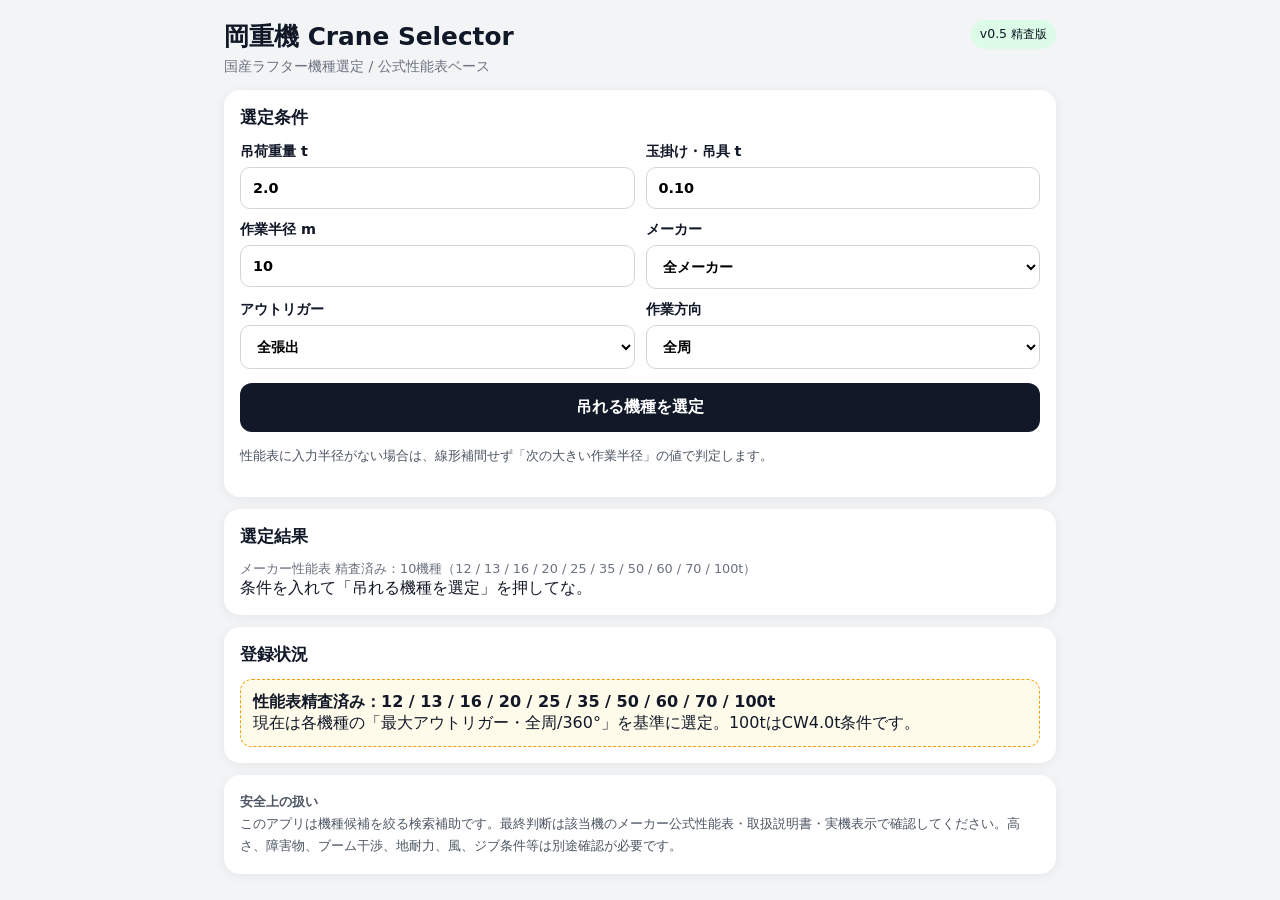
<file: index.html>
<!doctype html>
<html lang="ja">
<head>
<meta charset="utf-8">
<meta name="viewport" content="width=device-width,initial-scale=1,viewport-fit=cover">
<meta name="theme-color" content="#111827">
<title>岡重機 Crane Selector</title>
<style>
:root{font-family:system-ui,-apple-system,"Noto Sans JP",sans-serif;color:#111827;background:#f3f4f6}
*{box-sizing:border-box}body{margin:0}.wrap{max-width:860px;margin:auto;padding:14px}
header{display:flex;justify-content:space-between;gap:12px;align-items:flex-start;margin:6px 0 14px}
h1{font-size:1.55rem;margin:0 0 4px}.sub{margin:0;color:#6b7280;font-size:.9rem}
.badge{font-size:.78rem;padding:6px 9px;border-radius:999px;background:#dcfce7;white-space:nowrap}
.card{background:#fff;border-radius:16px;padding:16px;margin:12px 0;box-shadow:0 2px 12px rgba(0,0,0,.06)}
h2{font-size:1.05rem;margin:0 0 13px}.grid{display:grid;grid-template-columns:repeat(2,minmax(0,1fr));gap:11px}
label{display:flex;flex-direction:column;gap:6px;font-weight:700;font-size:.9rem}
input,select{font:inherit;padding:12px;border:1px solid #d1d5db;border-radius:10px;background:#fff}
button{font:inherit;font-weight:800;border:0;border-radius:12px;padding:14px 16px;margin-top:14px;width:100%;background:#111827;color:white}
.hint,.note{color:#4b5563;font-size:.84rem;line-height:1.65}.status{font-size:.8rem;color:#6b7280}
.result{border:1px solid #e5e7eb;border-radius:14px;padding:14px;margin-top:10px}
.result h3{margin:0 0 9px;font-size:1.08rem}.ok{color:#166534}.ng{color:#991b1b}
.meta{display:grid;grid-template-columns:repeat(2,minmax(0,1fr));gap:7px;font-size:.91rem}
.source{margin-top:10px;font-size:.8rem;color:#6b7280}
.pending{background:#fffbeb;border:1px dashed #f59e0b;border-radius:12px;padding:12px;margin-top:10px}
@media(max-width:600px){.grid,.meta{grid-template-columns:1fr}.wrap{padding:10px}.card{padding:14px}}
</style>
</head>
<body>
<main class="wrap">
<header>
  <div>
    <h1>岡重機 Crane Selector</h1>
    <p class="sub">国産ラフター機種選定 / 公式性能表ベース</p>
  </div>
  <span class="badge">v0.5 精査版</span>
</header>

<section class="card">
<h2>選定条件</h2>
<div class="grid">
<label>吊荷重量 t
<input id="load" type="number" inputmode="decimal" min="0" step="0.01" value="2.0">
</label>
<label>玉掛け・吊具 t
<input id="rigging" type="number" inputmode="decimal" min="0" step="0.01" value="0.10">
</label>
<label>作業半径 m
<input id="radius" type="number" inputmode="decimal" min="0" step="0.1" value="10">
</label>
<label>メーカー
<select id="maker"><option value="ANY">全メーカー</option><option value="TADANO">TADANO</option><option value="KATO">KATO</option></select>
</label>
<label>アウトリガー
<select id="outrigger"><option value="FULL">全張出</option></select>
</label>
<label>作業方向
<select id="direction"><option value="360">全周</option></select>
</label>
</div>
<button id="selectBtn">吊れる機種を選定</button>
<p class="hint">性能表に入力半径がない場合は、線形補間せず「次の大きい作業半径」の値で判定します。</p>
</section>

<section class="card">
<h2>選定結果</h2>
<div id="summary" class="status">メーカー性能表 精査済み：10機種（12 / 13 / 16 / 20 / 25 / 35 / 50 / 60 / 70 / 100t）</div>
<div id="results">条件を入れて「吊れる機種を選定」を押してな。</div>
</section>

<section class="card">
<h2>登録状況</h2>
<div class="pending"><b>性能表精査済み：12 / 13 / 16 / 20 / 25 / 35 / 50 / 60 / 70 / 100t</b><br>
現在は各機種の「最大アウトリガー・全周/360°」を基準に選定。100tはCW4.0t条件です。</div>
</section>

<section class="card note">
<b>安全上の扱い</b><br>
このアプリは機種候補を絞る検索補助です。最終判断は該当機のメーカー公式性能表・取扱説明書・実機表示で確認してください。高さ、障害物、ブーム干渉、地耐力、風、ジブ条件等は別途確認が必要です。
</section>
</main>

<script src="data.js"></script>
<script>
const DB = CRANES;

const $=id=>document.getElementById(id);
function ceilPoint(points,r){
  return [...points].sort((a,b)=>a[0]-b[0]).find(p=>p[0]>=r)||null;
}
function resolveHook(crane,ch,payload){
  if(crane.hookRule?.type==="payload_threshold"){
    const opt=crane.hookRule.options.find(x=>payload<=x.maxPayloadT);
    if(!opt)return null;
    return {weight:opt.hookWeightT,label:opt.label};
  }
  return {weight:(ch.hookWeightT ?? crane.hookWeightT ?? 0),label:(ch.hookLabel ?? null)};
}
function best(crane,load,rigging,radius){
  const hits=[];
  const payload=load+rigging;
  for(const ch of crane.charts){
    const hook=resolveHook(crane,ch,payload);
    if(!hook)continue;
    const required=payload+(crane.capacityIncludesHook?hook.weight:0);
    const p=ceilPoint(ch.points,radius);
    if(p && p[1]>=required) hits.push({
      boomM:ch.boomM,chartRadius:p[0],capacity:p[1],required,
      hookWeight:hook.weight,hookLabel:hook.label,modeLabel:(ch.modeLabel ?? null)
    });
  }
  if(!hits.length) return null;
  hits.sort((a,b)=>a.boomM-b.boomM || b.capacity-a.capacity);
  return hits[0];
}
function select(){
  const load=Number($("load").value||0), rig=Number($("rigging").value||0), radius=Number($("radius").value||0);
  const maker=$("maker").value;
  if(load<=0||radius<=0){alert("吊荷重量と作業半径を入れてな");return;}
  const out=[];
  for(const c of DB){
    if(c.auditStatus==="HOLD")continue;
    if(maker!=="ANY"&&c.manufacturer!==maker)continue;
    const h=best(c,load,rig,radius); if(h) out.push({c,h});
  }
  out.sort((a,b)=>a.c.classT-b.c.classT||a.h.required/a.h.capacity-b.h.required/b.h.capacity);
  if(!out.length){
    $("results").innerHTML='<div class="result"><b class="ng">該当なし</b><br>現在登録済みの公式確認機種では、この条件を満たす機種はありません。未登録機種は判定対象外です。</div>';
    return;
  }
  $("results").innerHTML=out.map(({c,h})=>{
    const util=h.required/h.capacity*100, margin=h.capacity-h.required;
    const verified=c.auditVerified ? ' <span class="ok">公式照合済み✓</span>' : '';
    return '<div class="result"><h3>'+c.manufacturer+' '+c.model+' <span class="ok">○</span>'+verified+'</h3>'+
    '<div class="meta">'+
    '<div>クラス：<b>'+c.classT+'t</b></div>'+
    '<div>ブーム：<b>'+h.boomM.toFixed(2)+'m</b></div>'+
    (h.modeLabel ? '<div>伸縮モード：<b>'+h.modeLabel+'</b></div>' : '')+
    '<div>性能表半径：<b>'+h.chartRadius.toFixed(1)+'m</b></div>'+
    '<div>定格総荷重（フック・吊具込み）：<b>'+h.capacity.toFixed(2)+'t</b></div>'+
    '<div>判定荷重：<b>'+h.required.toFixed(2)+'t</b></div>'+
    '<div>計上フック：<b>'+(h.hookLabel ? h.hookLabel+' / ' : '')+h.hookWeight.toFixed(2)+'t</b></div>'+
    (c.counterweightT!=null ? '<div>カウンタウエイト：<b>'+c.counterweightT.toFixed(1)+'t</b></div>' : '')+
    '<div>使用率：<b>'+util.toFixed(1)+'%</b></div>'+
    '<div>余裕：<b>'+margin.toFixed(2)+'t</b></div>'+
    '<div>アウトリガー：<b>全張出 '+c.outriggerWidthM+'m</b></div>'+
    '<div>性能表条件：<b>'+(c.configLabel||'最大張出・全周')+'</b></div>'+
    '</div>'+
    (c.hookNote?'<div class="source"><b>フック条件：</b>'+c.hookNote+'</div>':'')+
    '<div class="source">出典：<a href="'+c.source.url+'" target="_blank" rel="noopener">'+c.source.title+'</a> / '+c.source.page+
    (c.auditVerified ? ' / 照合日 '+c.auditVerified : '')+'</div></div>';
  }).join("");
}
$("selectBtn").addEventListener("click",select);
</script>
</body>
</html>
</file>
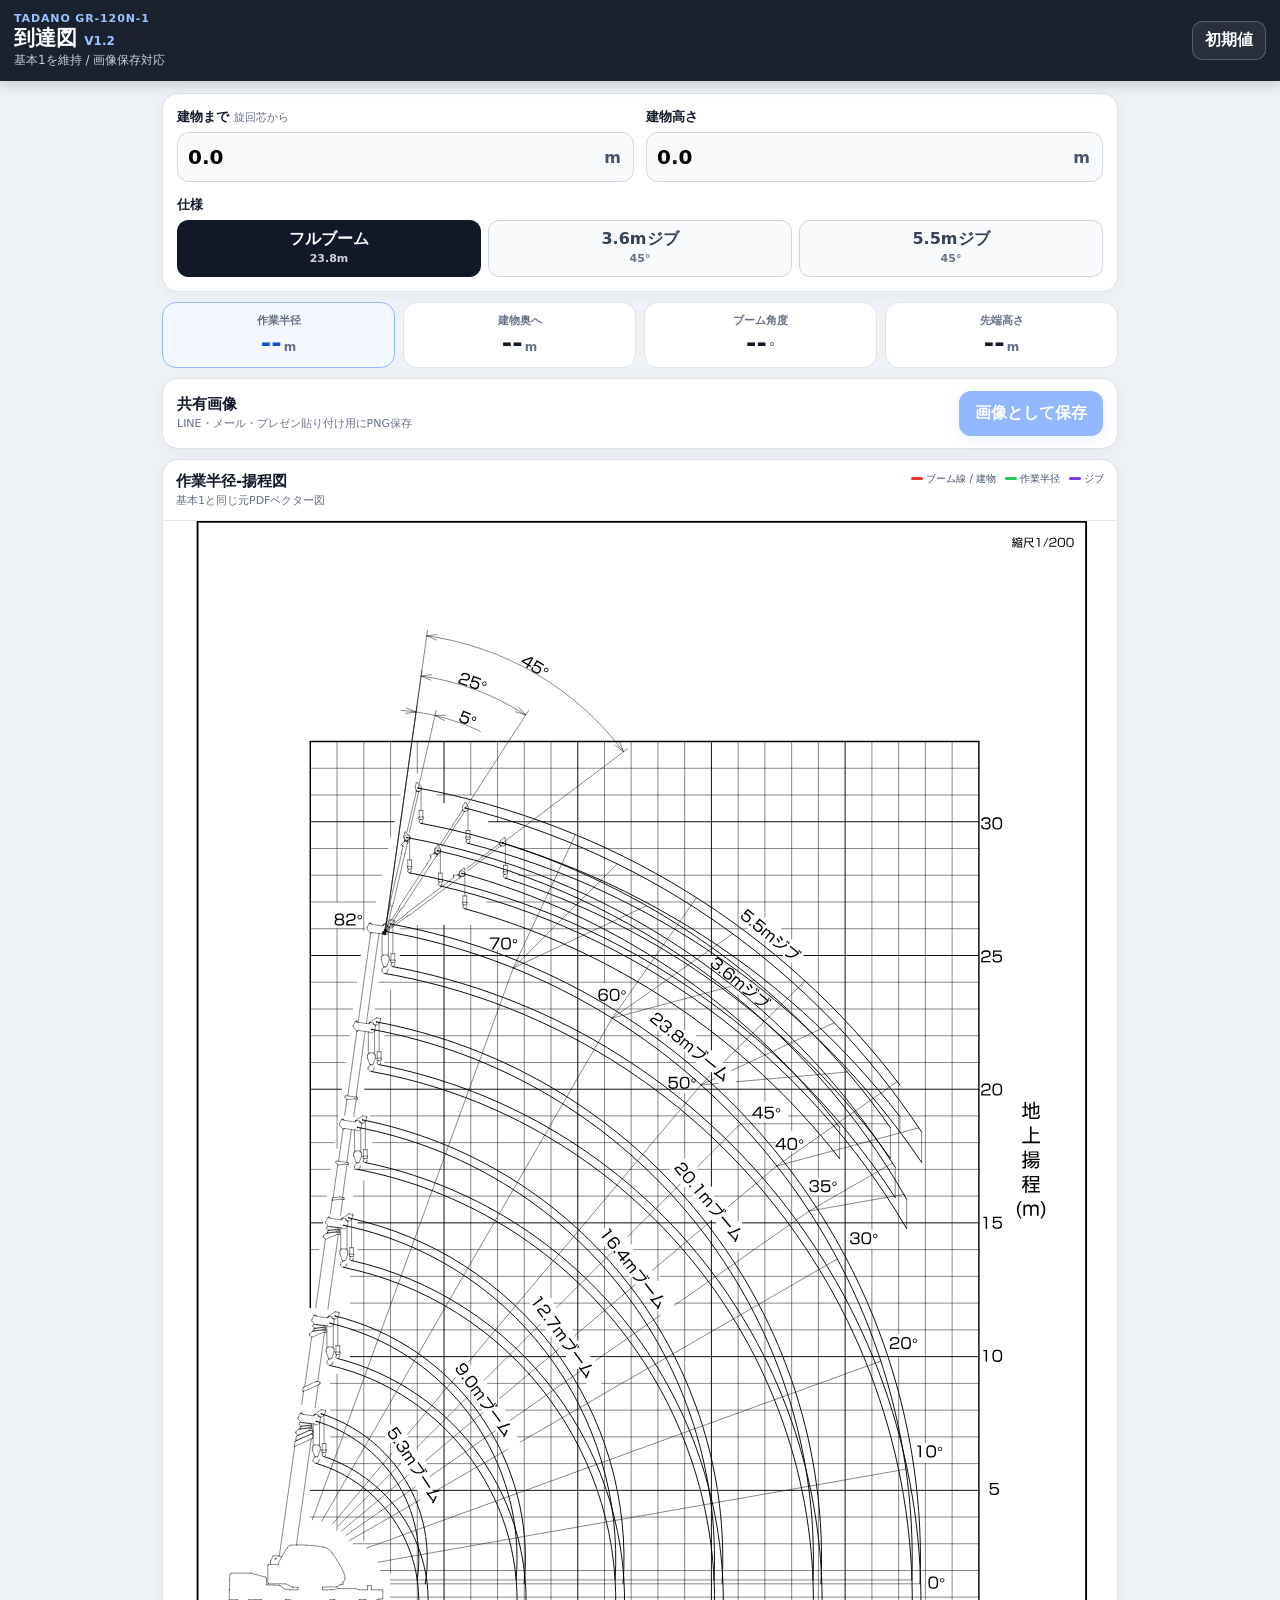
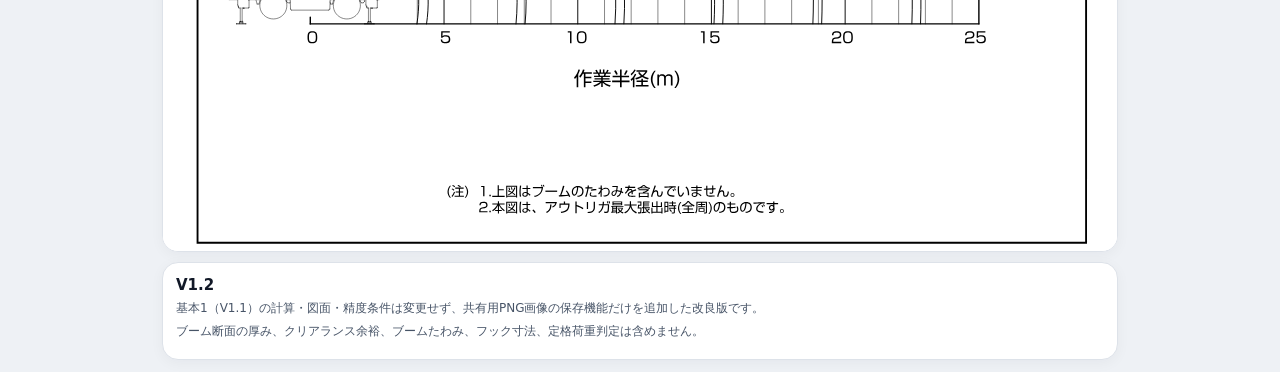
<file: gr120n-reach-v12/index.html>
<!doctype html>
<html lang="ja">
<head>
  <meta charset="utf-8">
  <meta name="viewport" content="width=device-width,initial-scale=1,viewport-fit=cover">
  <meta name="theme-color" content="#111827">
  <meta name="description" content="GR-120N-1 基本1から発展した画像保存対応版">
  <title>GR-120N 到達図 V1.2</title>
  <link rel="stylesheet" href="./styles.css">
</head>
<body>
  <header class="appbar">
    <div>
      <div class="eyebrow">TADANO GR-120N-1</div>
      <h1>到達図 <span>V1.2</span></h1>
      <p>基本1を維持 / 画像保存対応</p>
    </div>
    <button id="resetBtn" class="ghost" type="button">初期値</button>
  </header>

  <main>
    <section class="panel controls" aria-label="入力">
      <div class="field-grid">
        <label>
          <span>建物まで <small>旋回芯から</small></span>
          <div class="number"><input id="distance" type="number" min="0.1" max="24" step="0.1" value="0.0"><b>m</b></div>
        </label>
        <label>
          <span>建物高さ</span>
          <div class="number"><input id="height" type="number" min="0.1" max="32" step="0.1" value="0.0"><b>m</b></div>
        </label>
      </div>

      <div class="mode-wrap">
        <span class="mode-title">仕様</span>
        <div class="segmented" role="tablist" aria-label="仕様切替">
          <button class="mode active" data-mode="boom" type="button">フルブーム<br><small>23.8m</small></button>
          <button class="mode" data-mode="jib36" type="button">3.6mジブ<br><small>45°</small></button>
          <button class="mode" data-mode="jib55" type="button">5.5mジブ<br><small>45°</small></button>
        </div>
      </div>
    </section>

    <section class="result-grid" aria-live="polite">
      <article class="result primary-result"><span>作業半径</span><strong id="radiusResult">--</strong><em>m</em></article>
      <article class="result"><span>建物奥へ</span><strong id="depthResult">--</strong><em>m</em></article>
      <article class="result"><span>ブーム角度</span><strong id="angleResult">--</strong><em>°</em></article>
      <article class="result"><span>先端高さ</span><strong id="tipHeightResult">--</strong><em>m</em></article>
    </section>

    <section class="panel share-panel">
      <div>
        <h2>共有画像</h2>
        <p>LINE・メール・プレゼン貼り付け用にPNG保存</p>
      </div>
      <button id="saveImageBtn" class="save-btn" type="button">画像として保存</button>
    </section>

    <div id="warning" class="warning hidden" role="status"></div>
    <div id="notice" class="notice hidden" role="status"></div>

    <section class="panel chart-panel">
      <div class="chart-head">
        <div><h2>作業半径-揚程図</h2><p>基本1と同じ元PDFベクター図</p></div>
        <div class="legend">
          <span><i class="red"></i>ブーム線 / 建物</span>
          <span><i class="green"></i>作業半径</span>
          <span><i class="violet"></i>ジブ</span>
        </div>
      </div>
      <div class="chart-scroll">
        <div id="chartStage" class="chart-stage">
          <img id="sourceChart" alt="GR-120N-1 作業半径-揚程図" draggable="false">
          <svg id="overlay" viewBox="45 46 505 704" preserveAspectRatio="xMidYMid meet" aria-hidden="true">
            <g id="drawing"></g>
          </svg>
        </div>
      </div>
    </section>

    <section class="panel note">
      <h2>V1.2</h2>
      <p>基本1（V1.1）の計算・図面・精度条件は変更せず、共有用PNG画像の保存機能だけを追加した改良版です。</p>
      <p>ブーム断面の厚み、クリアランス余裕、ブームたわみ、フック寸法、定格荷重判定は含めません。</p>
    </section>
  </main>
  <script type="module" src="./app.js"></script>
</body>
</html>
</file>
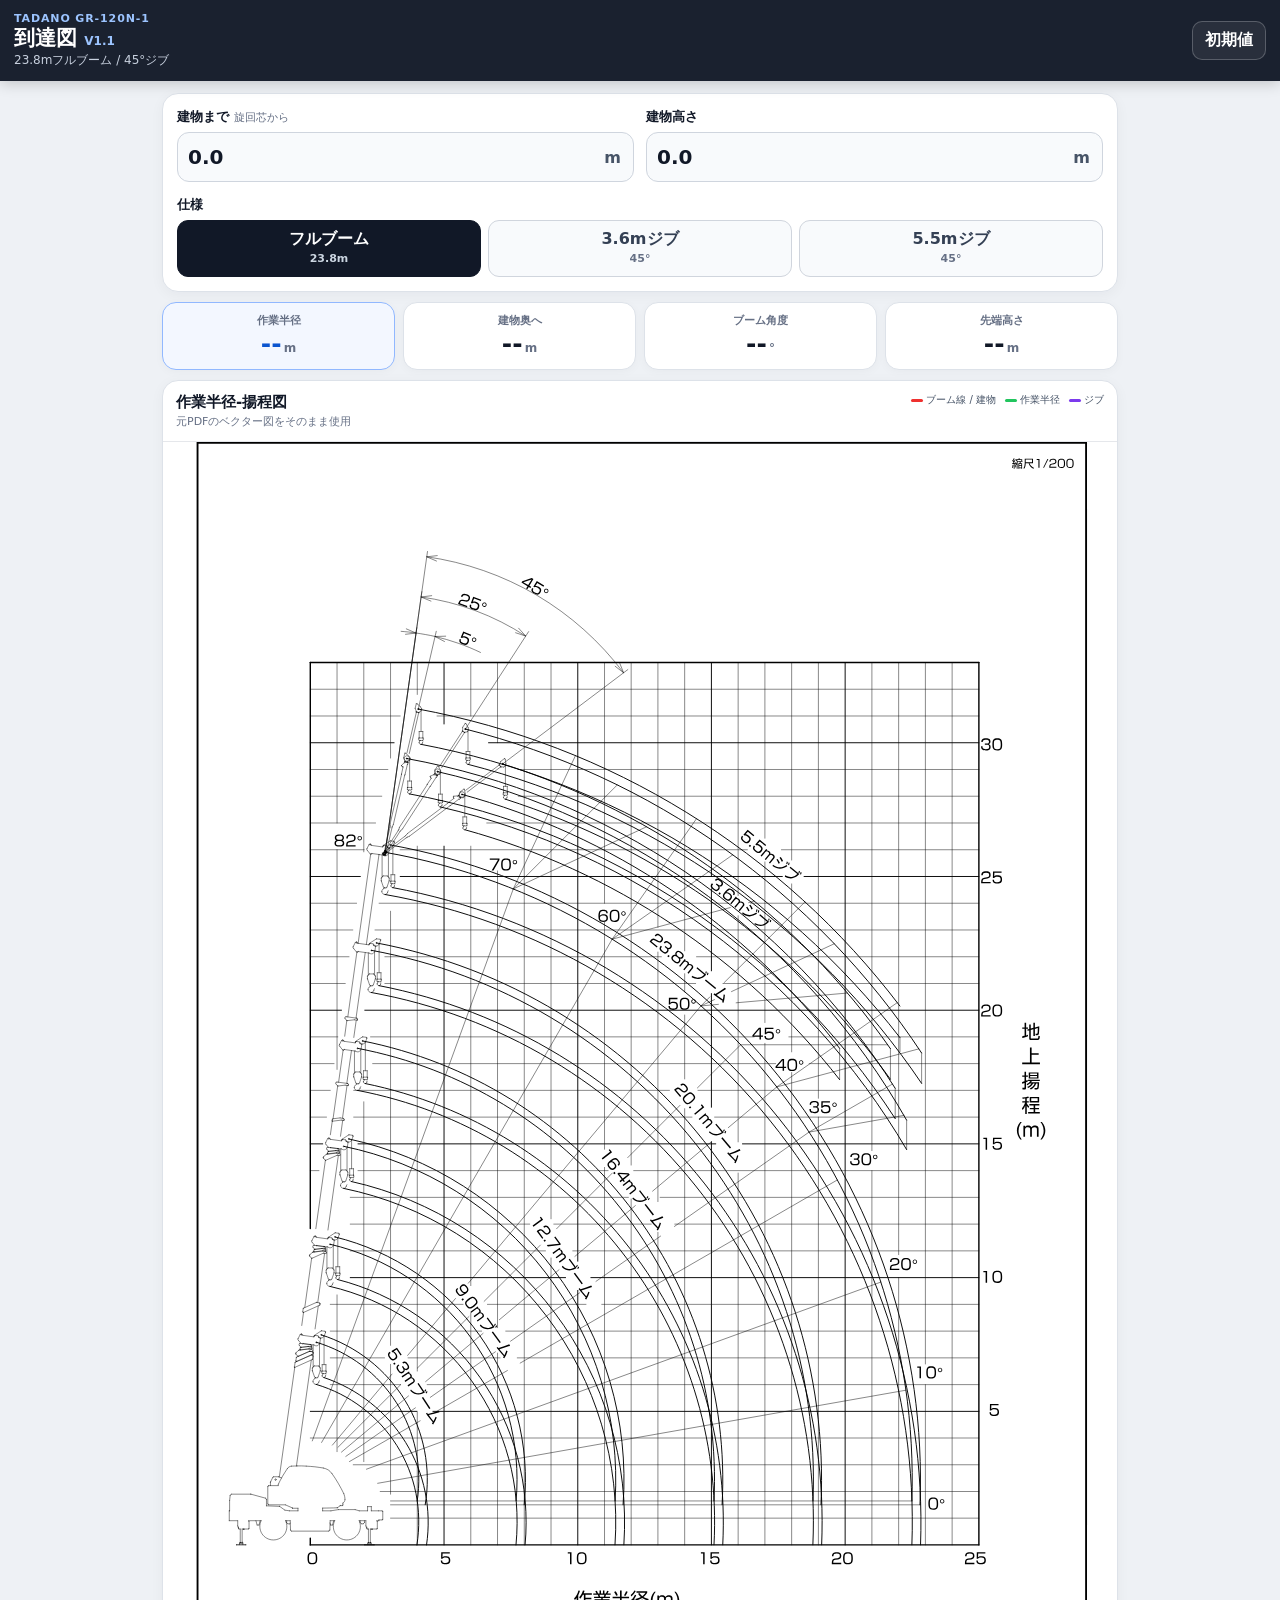
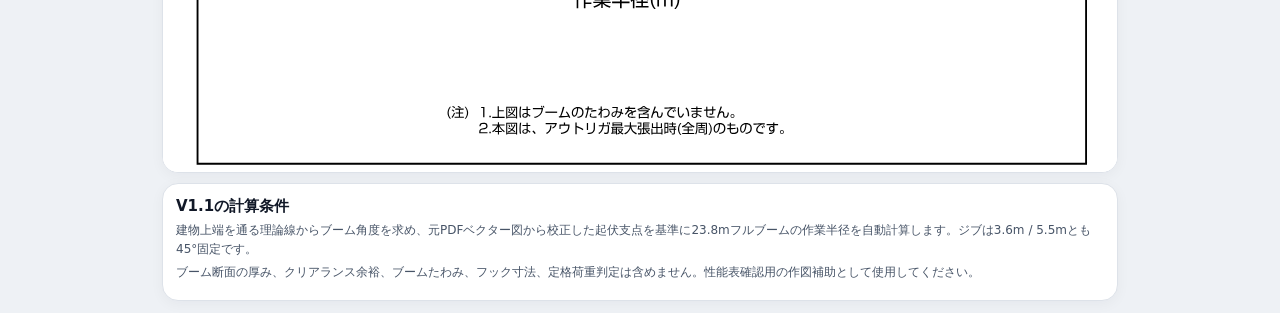
<file: gr120n-reach/index.html>
<!doctype html>
<html lang="ja">
<head>
  <meta charset="utf-8">
  <meta name="viewport" content="width=device-width,initial-scale=1,viewport-fit=cover">
  <meta name="theme-color" content="#111827">
  <meta name="description" content="GR-120N-1 フルブーム・45度ジブの作業半径を公式揚程図上に自動作図">
  <title>GR-120N 到達図 V1.1</title>
  <link rel="stylesheet" href="./styles.css">
</head>
<body>
  <header class="appbar">
    <div>
      <div class="eyebrow">TADANO GR-120N-1</div>
      <h1>到達図 <span>V1.1</span></h1>
      <p>23.8mフルブーム / 45°ジブ</p>
    </div>
    <button id="resetBtn" class="ghost" type="button">初期値</button>
  </header>

  <main>
    <section class="panel controls" aria-label="入力">
      <div class="field-grid">
        <label>
          <span>建物まで <small>旋回芯から</small></span>
          <div class="number"><input id="distance" type="number" min="0.1" max="24" step="0.1" value="0.0"><b>m</b></div>
        </label>
        <label>
          <span>建物高さ</span>
          <div class="number"><input id="height" type="number" min="0.1" max="32" step="0.1" value="0.0"><b>m</b></div>
        </label>
      </div>

      <div class="mode-wrap">
        <span class="mode-title">仕様</span>
        <div class="segmented" role="tablist" aria-label="仕様切替">
          <button class="mode active" data-mode="boom" type="button">フルブーム<br><small>23.8m</small></button>
          <button class="mode" data-mode="jib36" type="button">3.6mジブ<br><small>45°</small></button>
          <button class="mode" data-mode="jib55" type="button">5.5mジブ<br><small>45°</small></button>
        </div>
      </div>
    </section>

    <section class="result-grid" aria-live="polite">
      <article class="result primary-result">
        <span>作業半径</span>
        <strong id="radiusResult">--</strong><em>m</em>
      </article>
      <article class="result">
        <span>建物奥へ</span>
        <strong id="depthResult">--</strong><em>m</em>
      </article>
      <article class="result">
        <span>ブーム角度</span>
        <strong id="angleResult">--</strong><em>°</em>
      </article>
      <article class="result">
        <span>先端高さ</span>
        <strong id="tipHeightResult">--</strong><em>m</em>
      </article>
    </section>

    <div id="warning" class="warning hidden" role="status"></div>

    <section class="panel chart-panel">
      <div class="chart-head">
        <div>
          <h2>作業半径-揚程図</h2>
          <p>元PDFのベクター図をそのまま使用</p>
        </div>
        <div class="legend">
          <span><i class="red"></i>ブーム線 / 建物</span>
          <span><i class="green"></i>作業半径</span>
          <span><i class="violet"></i>ジブ</span>
        </div>
      </div>

      <div class="chart-scroll">
        <div id="chartStage" class="chart-stage">
          <img id="sourceChart" alt="GR-120N-1 作業半径-揚程図" draggable="false">
          <svg id="overlay" viewBox="45 46 505 704" preserveAspectRatio="xMidYMid meet" aria-hidden="true">
            <g id="drawing"></g>
          </svg>
        </div>
      </div>
    </section>

    <section class="panel note">
      <h2>V1.1の計算条件</h2>
      <p>建物上端を通る理論線からブーム角度を求め、元PDFベクター図から校正した起伏支点を基準に23.8mフルブームの作業半径を自動計算します。ジブは3.6m / 5.5mとも45°固定です。</p>
      <p>ブーム断面の厚み、クリアランス余裕、ブームたわみ、フック寸法、定格荷重判定は含めません。性能表確認用の作図補助として使用してください。</p>
    </section>
  </main>

  <script type="module" src="./app.js"></script>
</body>
</html>
</file>
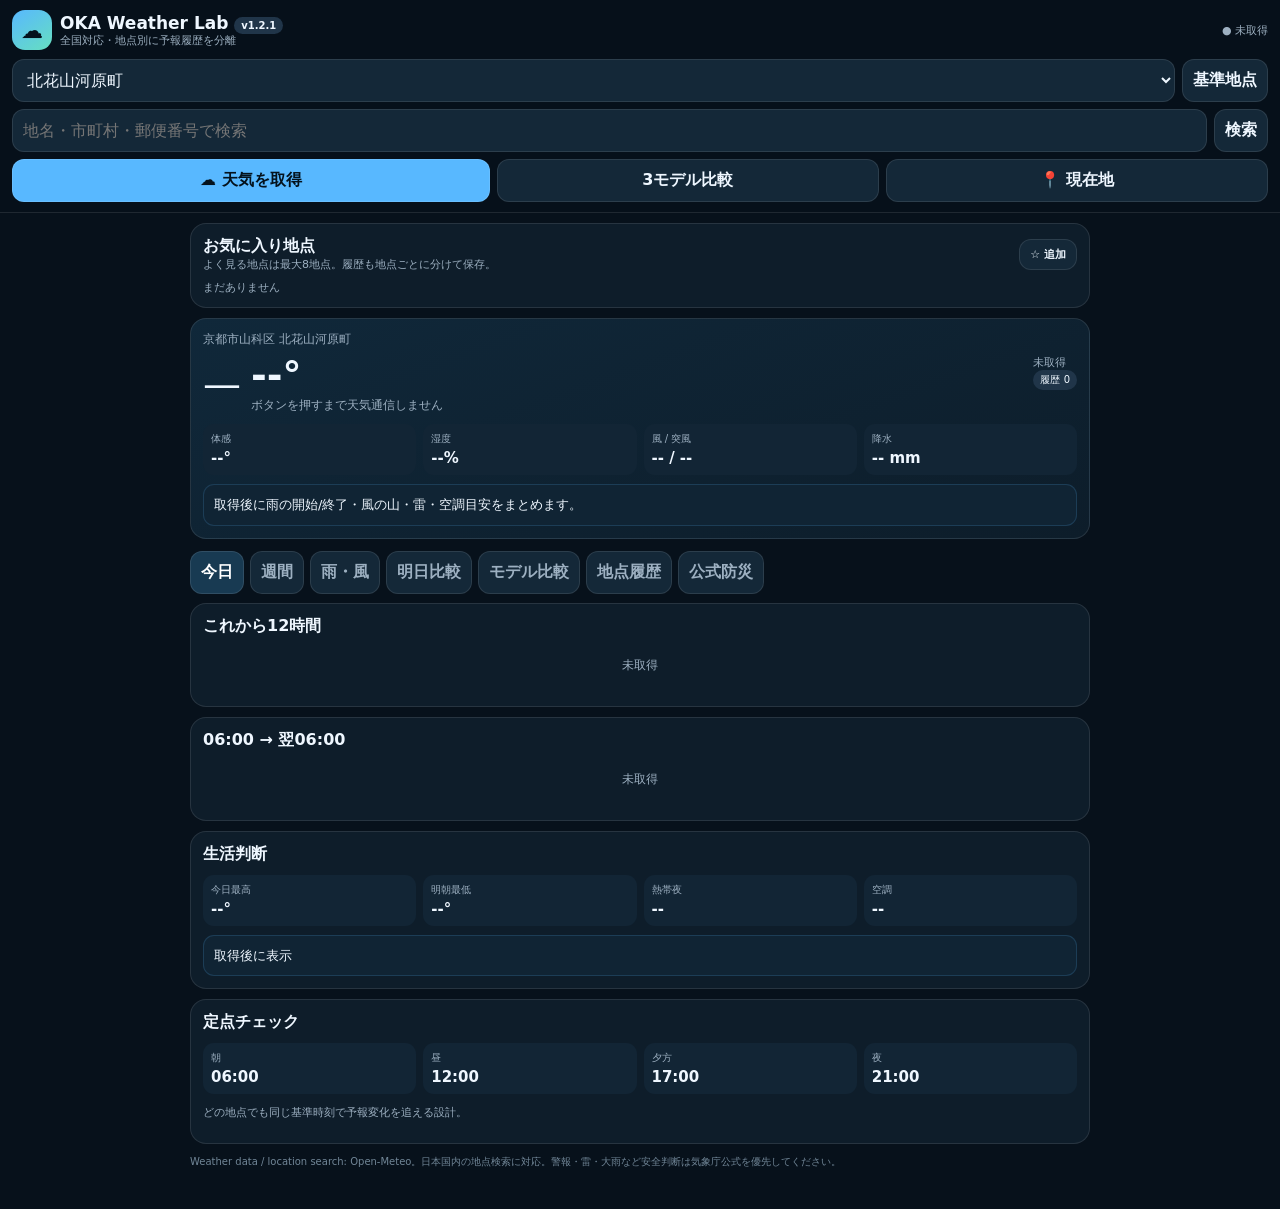
<file: weather-lab/index.html>
<!doctype html>
<html lang="ja">
<head>
<meta charset="utf-8"><meta name="viewport" content="width=device-width,initial-scale=1,viewport-fit=cover">
<meta name="theme-color" content="#08121d"><meta name="description" content="全国の地点を検索でき、使う地点ごとに予報履歴を分けて学習する天気PWA">
<link rel="manifest" href="./manifest.webmanifest"><link rel="icon" href="./icon.svg" type="image/svg+xml">
<title>OKA Weather Lab v1.2.1</title>
<style>
:root{color-scheme:dark;--bg:#07111b;--p:#0e1d2a;--p2:#122535;--line:#ffffff1a;--t:#eff7ff;--m:#9db0c1;--a:#58b8ff;--g:#62d49b;--w:#ffd166;--b:#ff7b72;font-family:system-ui,-apple-system,sans-serif}
*{box-sizing:border-box}body{margin:0;background:var(--bg);color:var(--t);padding-bottom:20px}button,select,input{font:inherit;border:1px solid var(--line);background:#142838;color:var(--t);border-radius:12px;padding:10px}button{font-weight:750}input{width:100%;outline:none}.primary{background:var(--a);color:#04121d}
.top{position:sticky;top:0;z-index:5;background:#07111bf2;backdrop-filter:blur(10px);padding:max(10px,env(safe-area-inset-top)) 12px 10px;border-bottom:1px solid var(--line)}
.head,.row,.between{display:flex;align-items:center;gap:8px}.head,.between{justify-content:space-between}.logo{width:40px;height:40px;border-radius:13px;background:linear-gradient(145deg,#58b8ff,#66dfc0);display:grid;place-items:center;color:#04121d;font-size:22px;font-weight:900}
h1{font-size:17px;margin:0}.sub,.muted,.note{color:var(--m);font-size:11px}.controls{display:grid;grid-template-columns:1fr auto;gap:7px;margin-top:9px}.search{display:grid;grid-template-columns:1fr auto;gap:7px;margin-top:7px}.actions{display:grid;grid-template-columns:1.25fr 1fr 1fr;gap:7px;margin-top:7px}
.results{margin-top:7px;background:#0b1b28;border:1px solid var(--line);border-radius:12px;overflow:hidden}.result{display:block;width:100%;text-align:left;border:0;border-radius:0;border-bottom:1px solid var(--line);background:#0b1b28}.result:last-child{border-bottom:0}.result small{display:block;color:var(--m);font-weight:400;margin-top:2px}
main{max-width:920px;margin:auto;padding:10px}.card{background:var(--p);border:1px solid var(--line);border-radius:16px;padding:12px;margin-bottom:10px}.hero{background:linear-gradient(160deg,#10283a,#0d1d2a)}.place{font-size:12px;color:var(--m)}.now{display:flex;gap:10px;align-items:center;margin-top:5px}.icon{font-size:38px}.temp{font-size:38px;font-weight:850}.condition{font-size:12px;color:var(--m)}
.favbar{display:flex;gap:7px;overflow-x:auto;margin-top:8px}.favchip{white-space:nowrap;padding:7px 9px;font-size:11px}.favchip.active{background:#183a52}.favadd{padding:7px 10px;font-size:11px}
.grid{display:grid;grid-template-columns:repeat(4,1fr);gap:7px;margin-top:10px}.metric{background:var(--p2);border-radius:11px;padding:8px}.metric span{display:block;color:var(--m);font-size:10px}.metric strong{display:block;font-size:15px;margin-top:3px}.judge{margin-top:9px;padding:10px;border:1px solid #58b8ff2b;background:#102434;border-radius:11px;font-size:13px;line-height:1.5}
.tabs{display:flex;gap:6px;overflow-x:auto;padding:2px 0 9px}.tab{white-space:nowrap;color:var(--m)}.tab.on{background:#183a52;color:#fff}.panel{display:none}.panel.on{display:block}
.timeline,.weekcards{display:flex;gap:7px;overflow-x:auto}.weekcard{min-width:126px;background:var(--p2);border:1px solid var(--line);border-radius:13px;padding:10px;text-align:center}.weekcard .day{font-size:12px;font-weight:800}.weekcard .date{font-size:10px;color:var(--m)}.weekcard .wx{font-size:29px;margin:6px 0}.weekcard .hi{font-size:16px;font-weight:850}.weekcard .lo{font-size:12px;color:var(--m)}.weekcard .rain{font-size:10px;color:#9ed7ff;margin-top:5px}.weekcard .wind{font-size:10px;color:var(--m);margin-top:3px}
.hour{min-width:82px;background:var(--p2);border-radius:11px;padding:8px;text-align:center}.hour b{display:block}.hour small{display:block;color:var(--m);margin-top:3px}.event{padding:8px 0;border-bottom:1px solid var(--line)}.event:last-child{border:0}.event b{font-size:13px}.event p{margin:3px 0 0;color:var(--m);font-size:11px}
.table{overflow:auto;border:1px solid var(--line);border-radius:11px}table{border-collapse:collapse;width:100%;min-width:610px;font-size:11px}th,td{padding:8px;border-bottom:1px solid var(--line);text-align:right;white-space:nowrap}th:first-child,td:first-child{text-align:left}.badge{font-size:10px;border-radius:99px;padding:3px 7px;background:#203549}.good{background:#173c31}.warn{background:#493b1d}.bad{background:#482521}
.links{display:grid;grid-template-columns:1fr 1fr;gap:7px}.links a{color:#9ed7ff;text-decoration:none;text-align:center;background:#102333;padding:10px;border-radius:10px;border:1px solid var(--line);font-size:12px}.empty{padding:20px 8px;text-align:center;color:var(--m);font-size:12px}.foot{font-size:10px;color:#718697;line-height:1.5}.checkpoints{grid-template-columns:repeat(4,1fr)}
@media(max-width:560px){.grid{grid-template-columns:1fr 1fr}.actions{grid-template-columns:1.2fr 1fr 1fr}}
</style>
</head><body>
<header class="top">
<div class="head"><div class="row"><div class="logo">☁</div><div><h1>OKA Weather Lab <span class="badge">v1.2.1</span></h1><div class="sub">全国対応・地点別に予報履歴を分離</div></div></div><div class="muted" id="status">● 未取得</div></div>
<div class="controls"><select id="place"><option value="yamashina">北花山河原町</option><option value="obama">小浜漁港</option><option value="tsunekami">常神漁港</option><option value="maizuru">舞鶴港</option><option value="takahama">高浜町</option><option value="current">現在地</option></select><button id="home">基準地点</button></div>
<div class="search"><input id="searchInput" autocomplete="off" inputmode="search" placeholder="地名・市町村・郵便番号で検索"><button id="searchBtn">検索</button></div>
<div id="searchResults"></div>
<div class="actions"><button id="fetch" class="primary">☁ 天気を取得</button><button id="models">3モデル比較</button><button id="locate">📍 現在地</button></div>
</header>
<main>
<section class="card"><div class="between"><div><b>お気に入り地点</b><div class="note">よく見る地点は最大8地点。履歴も地点ごとに分けて保存。</div></div><button id="favorite" class="favadd">☆ 追加</button></div><div id="favorites" class="favbar"><span class="muted">まだありません</span></div></section>
<section class="card hero"><div class="between"><div><div class="place" id="placeName">京都市山科区 北花山河原町</div><div class="now"><div class="icon" id="icon">—</div><div><div class="temp" id="temp">--°</div><div class="condition" id="cond">ボタンを押すまで天気通信しません</div></div></div></div><div><div class="muted" id="updated">未取得</div><div class="badge" id="learnBadge">履歴 0</div></div></div>
<div class="grid"><div class="metric"><span>体感</span><strong id="feel">--°</strong></div><div class="metric"><span>湿度</span><strong id="hum">--%</strong></div><div class="metric"><span>風 / 突風</span><strong id="wind">-- / --</strong></div><div class="metric"><span>降水</span><strong id="rainNow">-- mm</strong></div></div><div class="judge" id="headline">取得後に雨の開始/終了・風の山・雷・空調目安をまとめます。</div></section>
<nav class="tabs"><button class="tab on" data-tab="today">今日</button><button class="tab" data-tab="week">週間</button><button class="tab" data-tab="rain">雨・風</button><button class="tab" data-tab="tomorrow">明日比較</button><button class="tab" data-tab="model">モデル比較</button><button class="tab" data-tab="accuracy">地点履歴</button><button class="tab" data-tab="official">公式防災</button></nav>
<section id="today" class="panel on"><div class="card"><b>これから12時間</b><div id="timeline" class="empty">未取得</div></div><div class="card"><b>06:00 → 翌06:00</b><div id="dayTable" class="empty">未取得</div></div><div class="card"><b>生活判断</b><div class="grid"><div class="metric"><span>今日最高</span><strong id="maxT">--°</strong></div><div class="metric"><span>明朝最低</span><strong id="minT">--°</strong></div><div class="metric"><span>熱帯夜</span><strong id="tropical">--</strong></div><div class="metric"><span>空調</span><strong id="airconShort">--</strong></div></div><div class="judge" id="aircon">取得後に表示</div></div></section>
<section id="week" class="panel"><div class="card"><div class="between"><b>7日間予報</b><span class="badge">Best Match</span></div><p class="note">最高/最低・降水量・最大風・最大突風を7日先まで表示。</p><div id="weekCards" class="empty">未取得</div></div><div class="card"><b>週間 詳細</b><div id="weekTable" class="empty">未取得</div></div></section>
<section id="rain" class="panel"><div class="card"><b>雨の開始・終了</b><div id="rainEvents" class="empty">未取得</div></div><div class="card"><b>風・突風の山</b><div id="windEvents" class="empty">未取得</div></div></section>
<section id="tomorrow" class="panel"><div class="card"><b>今日 ↔ 明日 同時刻比較</b><div id="tomorrowTable" class="empty">6 / 9 / 12 / 15 / 18 / 21時</div></div></section>
<section id="model" class="panel"><div class="card"><div class="between"><b>Best Match / JMA / ECMWF</b><span id="confidence" class="badge">未比較</span></div><p class="note">一致度はモデル同士の近さ。実測に対する的中率ではありません。</p><div id="modelTable" class="empty">未比較</div></div></section>
<section id="accuracy" class="panel"><div class="card"><div class="between"><b>この地点の予報履歴</b><span id="historyStage" class="badge">準備中</span></div><div id="change" class="empty">同じ地点を2回以上取得すると変化を表示</div></div><div class="card"><b>過去予報 → 現在値（モデル推定）</b><div class="grid"><div class="metric"><span>気温 MAE</span><strong id="tMae">--</strong></div><div class="metric"><span>風 MAE</span><strong id="wMae">--</strong></div><div class="metric"><span>雨 一致</span><strong id="rHit">--</strong></div><div class="metric"><span>検証数</span><strong id="nVerify">0</strong></div></div><p class="note">ここはまだAMeDAS実測ではありません。地点別の予報変化・現在推定値とのズレを蓄積する段階です。</p><p class="note" id="storage">端末保存量 --</p><button id="clearPlace">この地点の履歴を消去</button></div></section>
<section id="official" class="panel"><div class="card"><b>気象庁・防災（全国）</b><div class="links"><a target="_blank" rel="noopener" href="https://www.jma.go.jp/bosai/warning/">警報・注意報</a><a target="_blank" rel="noopener" href="https://www.jma.go.jp/bosai/nowc/">雨雲・雷・竜巻</a><a target="_blank" rel="noopener" href="https://www.jma.go.jp/bosai/risk/">キキクル</a><a target="_blank" rel="noopener" href="https://www.jma.go.jp/bosai/forecast/">天気予報</a></div></div></section>
<section class="card"><b>定点チェック</b><div class="grid checkpoints"><div class="metric"><span>朝</span><strong>06:00</strong></div><div class="metric"><span>昼</span><strong>12:00</strong></div><div class="metric"><span>夕方</span><strong>17:00</strong></div><div class="metric"><span>夜</span><strong>21:00</strong></div></div><p class="note">どの地点でも同じ基準時刻で予報変化を追える設計。</p></section>
<p class="foot">Weather data / location search: Open-Meteo。日本国内の地点検索に対応。警報・雷・大雨など安全判断は気象庁公式を優先してください。</p>
</main><script src="./app.js"></script></body></html>
</file>
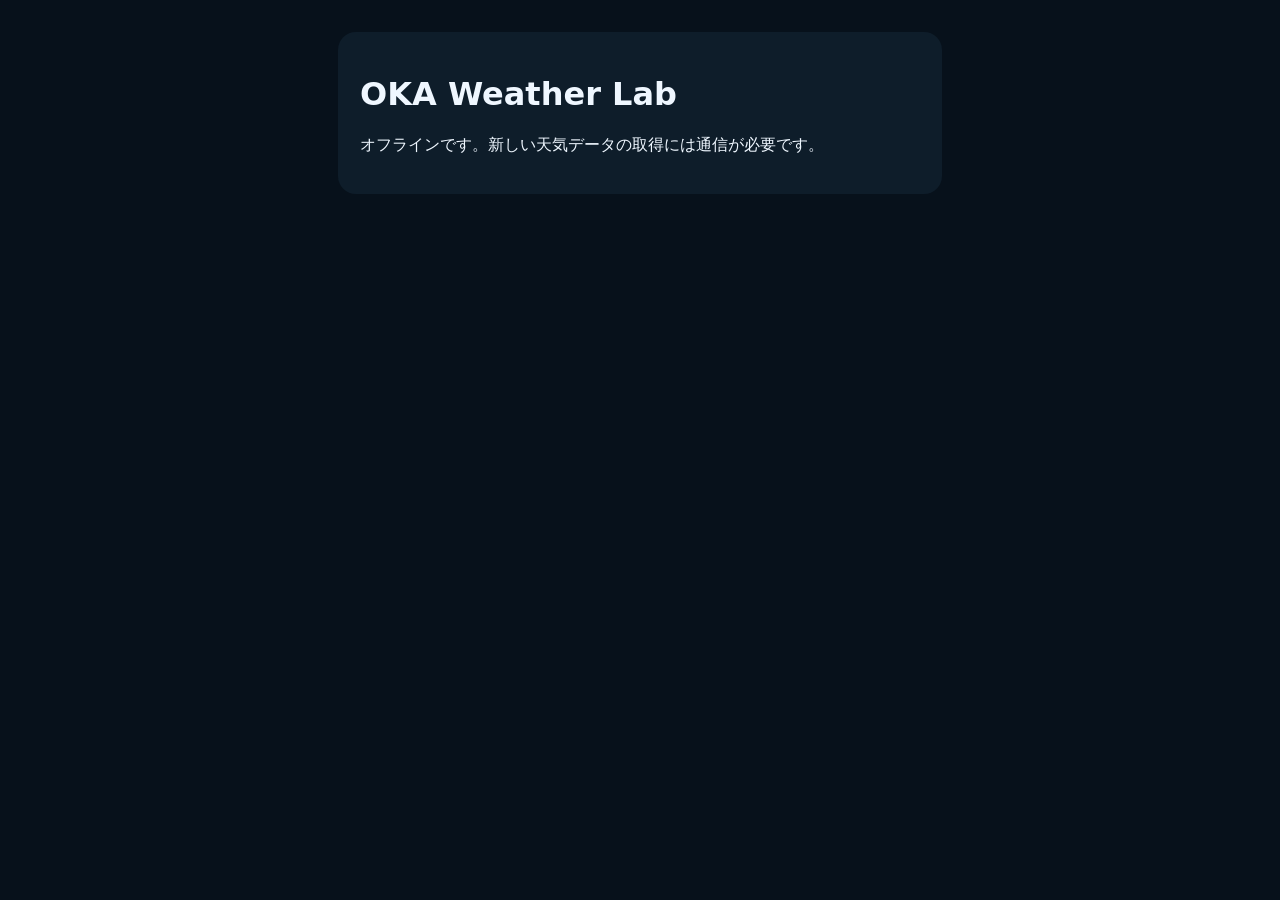
<file: weather-lab/offline.html>
<!doctype html><html lang="ja"><meta charset="utf-8"><meta name="viewport" content="width=device-width,initial-scale=1"><meta name="theme-color" content="#08121d"><title>OKA Weather Lab - Offline</title><body style="margin:0;background:#07111b;color:#eff7ff;font-family:system-ui;padding:32px"><main style="max-width:560px;margin:auto;background:#0e1d2a;border-radius:18px;padding:22px"><h1>OKA Weather Lab</h1><p>オフラインです。新しい天気データの取得には通信が必要です。</p></main></body></html>
</file>
<file: gr120n-reach-v12/styles.css>
:root{font-family:system-ui,-apple-system,"Noto Sans JP","Yu Gothic",sans-serif;color:#111827;background:#eef1f5;--blue:#0f62fe;--red:#ef312f;--green:#22c55e;--violet:#7c3aed;--muted:#667085}
*{box-sizing:border-box}body{margin:0;min-height:100vh;background:#eef1f5;color:#111827}button,input{font:inherit}.appbar{position:sticky;top:0;z-index:20;display:flex;align-items:center;justify-content:space-between;padding:12px 14px;background:rgba(17,24,39,.96);color:white;box-shadow:0 2px 14px #0003}.eyebrow{font-size:11px;letter-spacing:.08em;color:#9cc4ff;font-weight:800}.appbar h1{font-size:21px;line-height:1.1;margin:2px 0}.appbar h1 span{font-size:12px;color:#9cc4ff}.appbar p{margin:0;color:#c8d1df;font-size:12px}.ghost{border:1px solid #ffffff38;background:#ffffff10;color:white;border-radius:10px;padding:8px 12px;font-weight:700}main{max-width:980px;margin:auto;padding:12px}.panel{background:white;border:1px solid #dde2e9;border-radius:16px;box-shadow:0 3px 14px #1118270b}.controls{padding:14px}.field-grid{display:grid;grid-template-columns:1fr 1fr;gap:12px}.field-grid label>span,.mode-title{display:block;font-size:13px;font-weight:800;margin-bottom:6px}.field-grid small{font-weight:500;color:var(--muted)}.number{display:flex;align-items:center;border:1px solid #cfd5de;border-radius:12px;background:#f8fafc;overflow:hidden}.number:focus-within{border-color:var(--blue);box-shadow:0 0 0 3px #0f62fe18}.number input{width:100%;border:0;outline:0;background:transparent;padding:12px 10px;font-size:20px;font-weight:800}.number b{padding:0 12px;color:#475467}.mode-wrap{margin-top:14px}.segmented{display:grid;grid-template-columns:repeat(3,1fr);gap:7px}.mode{border:1px solid #d0d5dd;background:#f8fafc;border-radius:11px;padding:9px 5px;font-weight:800;color:#344054;line-height:1.15}.mode small{font-size:11px;color:#667085}.mode.active{background:#111827;border-color:#111827;color:white}.mode.active small{color:#cbd5e1}.result-grid{display:grid;grid-template-columns:repeat(4,1fr);gap:8px;margin:10px 0}.result{background:white;border:1px solid #dde2e9;border-radius:14px;padding:10px;text-align:center}.result span{display:block;color:#667085;font-size:11px;font-weight:700}.result strong{font-size:25px}.result em{font-style:normal;font-size:12px;font-weight:700;margin-left:2px;color:#667085}.primary-result{border-color:#91b8ff;background:#f3f7ff}.primary-result strong{color:#0b55cf}.share-panel{margin:10px 0;padding:12px 14px;display:flex;align-items:center;justify-content:space-between;gap:12px}.share-panel h2{font-size:15px;margin:0 0 2px}.share-panel p{margin:0;font-size:11px;color:#667085}.save-btn{border:0;background:#0f62fe;color:#fff;border-radius:12px;padding:12px 16px;font-weight:800;white-space:nowrap;box-shadow:0 3px 12px #0f62fe35}.save-btn:disabled{opacity:.45}.warning,.notice{margin:8px 0;padding:11px 13px;border-radius:12px;font-size:13px;font-weight:700}.warning{background:#fff7ed;border:1px solid #fed7aa;color:#9a3412}.notice{background:#eff6ff;border:1px solid #bfdbfe;color:#1d4ed8}.hidden{display:none}.chart-panel{overflow:hidden}.chart-head{display:flex;align-items:flex-start;justify-content:space-between;gap:8px;padding:12px 13px;border-bottom:1px solid #e5e7eb}.chart-head h2,.note h2{font-size:15px;margin:0 0 2px}.chart-head p{font-size:11px;color:#667085;margin:0}.legend{display:flex;flex-wrap:wrap;justify-content:flex-end;gap:5px 9px;font-size:10px;color:#475467}.legend i{display:inline-block;width:12px;height:3px;border-radius:2px;vertical-align:middle;margin-right:3px}.red{background:var(--red)}.green{background:var(--green)}.violet{background:var(--violet)}.chart-scroll{overflow:auto;background:#fff;-webkit-overflow-scrolling:touch}.chart-stage{position:relative;width:max(100%,680px);aspect-ratio:505/704;background:white}.chart-stage img,.chart-stage svg{position:absolute;inset:0;width:100%;height:100%;user-select:none;-webkit-user-select:none}.chart-stage svg{pointer-events:none}.note{margin-top:10px;padding:13px}.note p{margin:5px 0;color:#475467;font-size:12px;line-height:1.55}.overlay-label{font:700 8px system-ui,-apple-system,"Noto Sans JP",sans-serif;paint-order:stroke;stroke:white;stroke-width:2.4px;stroke-linejoin:round}.overlay-dim{font:800 8.5px system-ui,-apple-system,"Noto Sans JP",sans-serif;paint-order:stroke;stroke:white;stroke-width:2.8px;stroke-linejoin:round}
@media(max-width:640px){main{padding:9px}.result-grid{grid-template-columns:1fr 1fr}.chart-head{display:block}.legend{justify-content:flex-start;margin-top:8px}.chart-stage{width:760px}.share-panel{align-items:stretch;flex-direction:column}.save-btn{width:100%}.appbar{padding-top:max(11px,env(safe-area-inset-top))}}
</file>
<file: gr120n-reach/styles.css>
:root{font-family:system-ui,-apple-system,"Noto Sans JP","Yu Gothic",sans-serif;color:#111827;background:#eef1f5;--blue:#0f62fe;--red:#ef312f;--green:#22c55e;--violet:#7c3aed;--muted:#667085;--line:#d7dce4}
*{box-sizing:border-box}body{margin:0;min-height:100vh;background:#eef1f5;color:#111827}button,input{font:inherit}.appbar{position:sticky;top:0;z-index:20;display:flex;align-items:center;justify-content:space-between;padding:12px 14px;background:rgba(17,24,39,.96);color:white;box-shadow:0 2px 14px #0003}.eyebrow{font-size:11px;letter-spacing:.08em;color:#9cc4ff;font-weight:800}.appbar h1{font-size:21px;line-height:1.1;margin:2px 0 2px}.appbar h1 span{font-size:12px;color:#9cc4ff}.appbar p{margin:0;color:#c8d1df;font-size:12px}.ghost{border:1px solid #ffffff38;background:#ffffff10;color:white;border-radius:10px;padding:8px 12px;font-weight:700}main{max-width:980px;margin:auto;padding:12px}.panel{background:white;border:1px solid #dde2e9;border-radius:16px;box-shadow:0 3px 14px #1118270b}.controls{padding:14px}.field-grid{display:grid;grid-template-columns:1fr 1fr;gap:12px}.field-grid label>span,.mode-title{display:block;font-size:13px;font-weight:800;margin-bottom:6px}.field-grid small{font-weight:500;color:var(--muted)}.number{display:flex;align-items:center;border:1px solid #cfd5de;border-radius:12px;background:#f8fafc;overflow:hidden}.number:focus-within{border-color:var(--blue);box-shadow:0 0 0 3px #0f62fe18}.number input{width:100%;border:0;outline:0;background:transparent;padding:12px 10px;font-size:20px;font-weight:800;color:#111827}.number b{padding:0 12px;color:#475467}.mode-wrap{margin-top:14px}.segmented{display:grid;grid-template-columns:repeat(3,1fr);gap:7px}.mode{border:1px solid #d0d5dd;background:#f8fafc;border-radius:11px;padding:9px 5px;font-weight:800;color:#344054;line-height:1.15}.mode small{font-size:11px;color:#667085}.mode.active{background:#111827;border-color:#111827;color:white}.mode.active small{color:#cbd5e1}.result-grid{display:grid;grid-template-columns:repeat(4,1fr);gap:8px;margin:10px 0}.result{background:white;border:1px solid #dde2e9;border-radius:14px;padding:10px;text-align:center;box-shadow:0 2px 10px #11182708}.result span{display:block;color:#667085;font-size:11px;font-weight:700}.result strong{font-size:25px;line-height:1.25}.result em{font-style:normal;font-size:12px;font-weight:700;margin-left:2px;color:#667085}.primary-result{border-color:#91b8ff;background:#f3f7ff}.primary-result strong{color:#0b55cf}.warning{margin:8px 0;padding:11px 13px;background:#fff7ed;border:1px solid #fed7aa;color:#9a3412;border-radius:12px;font-size:13px;font-weight:700}.hidden{display:none}.chart-panel{overflow:hidden}.chart-head{display:flex;align-items:flex-start;justify-content:space-between;gap:8px;padding:12px 13px;border-bottom:1px solid #e5e7eb}.chart-head h2,.note h2{font-size:15px;margin:0 0 2px}.chart-head p{font-size:11px;color:#667085;margin:0}.legend{display:flex;flex-wrap:wrap;justify-content:flex-end;gap:5px 9px;font-size:10px;color:#475467}.legend i{display:inline-block;width:12px;height:3px;border-radius:2px;vertical-align:middle;margin-right:3px}.red{background:var(--red)}.green{background:var(--green)}.violet{background:var(--violet)}.chart-scroll{overflow:auto;background:#fff;-webkit-overflow-scrolling:touch}.chart-stage{position:relative;width:max(100%,680px);aspect-ratio:505/704;background:white}.chart-stage img,.chart-stage svg{position:absolute;inset:0;width:100%;height:100%;user-select:none;-webkit-user-select:none}.chart-stage svg{pointer-events:none}.note{margin-top:10px;padding:13px}.note p{margin:5px 0;color:#475467;font-size:12px;line-height:1.55}
.overlay-label{font:700 8px system-ui,-apple-system,"Noto Sans JP",sans-serif;paint-order:stroke;stroke:white;stroke-width:2.4px;stroke-linejoin:round}.overlay-dim{font:800 8.5px system-ui,-apple-system,"Noto Sans JP",sans-serif;paint-order:stroke;stroke:white;stroke-width:2.8px;stroke-linejoin:round}
@media(max-width:640px){main{padding:9px}.result-grid{grid-template-columns:1fr 1fr}.chart-head{display:block}.legend{justify-content:flex-start;margin-top:8px}.chart-stage{width:760px}.appbar{padding-top:max(11px,env(safe-area-inset-top))}}
</file>
